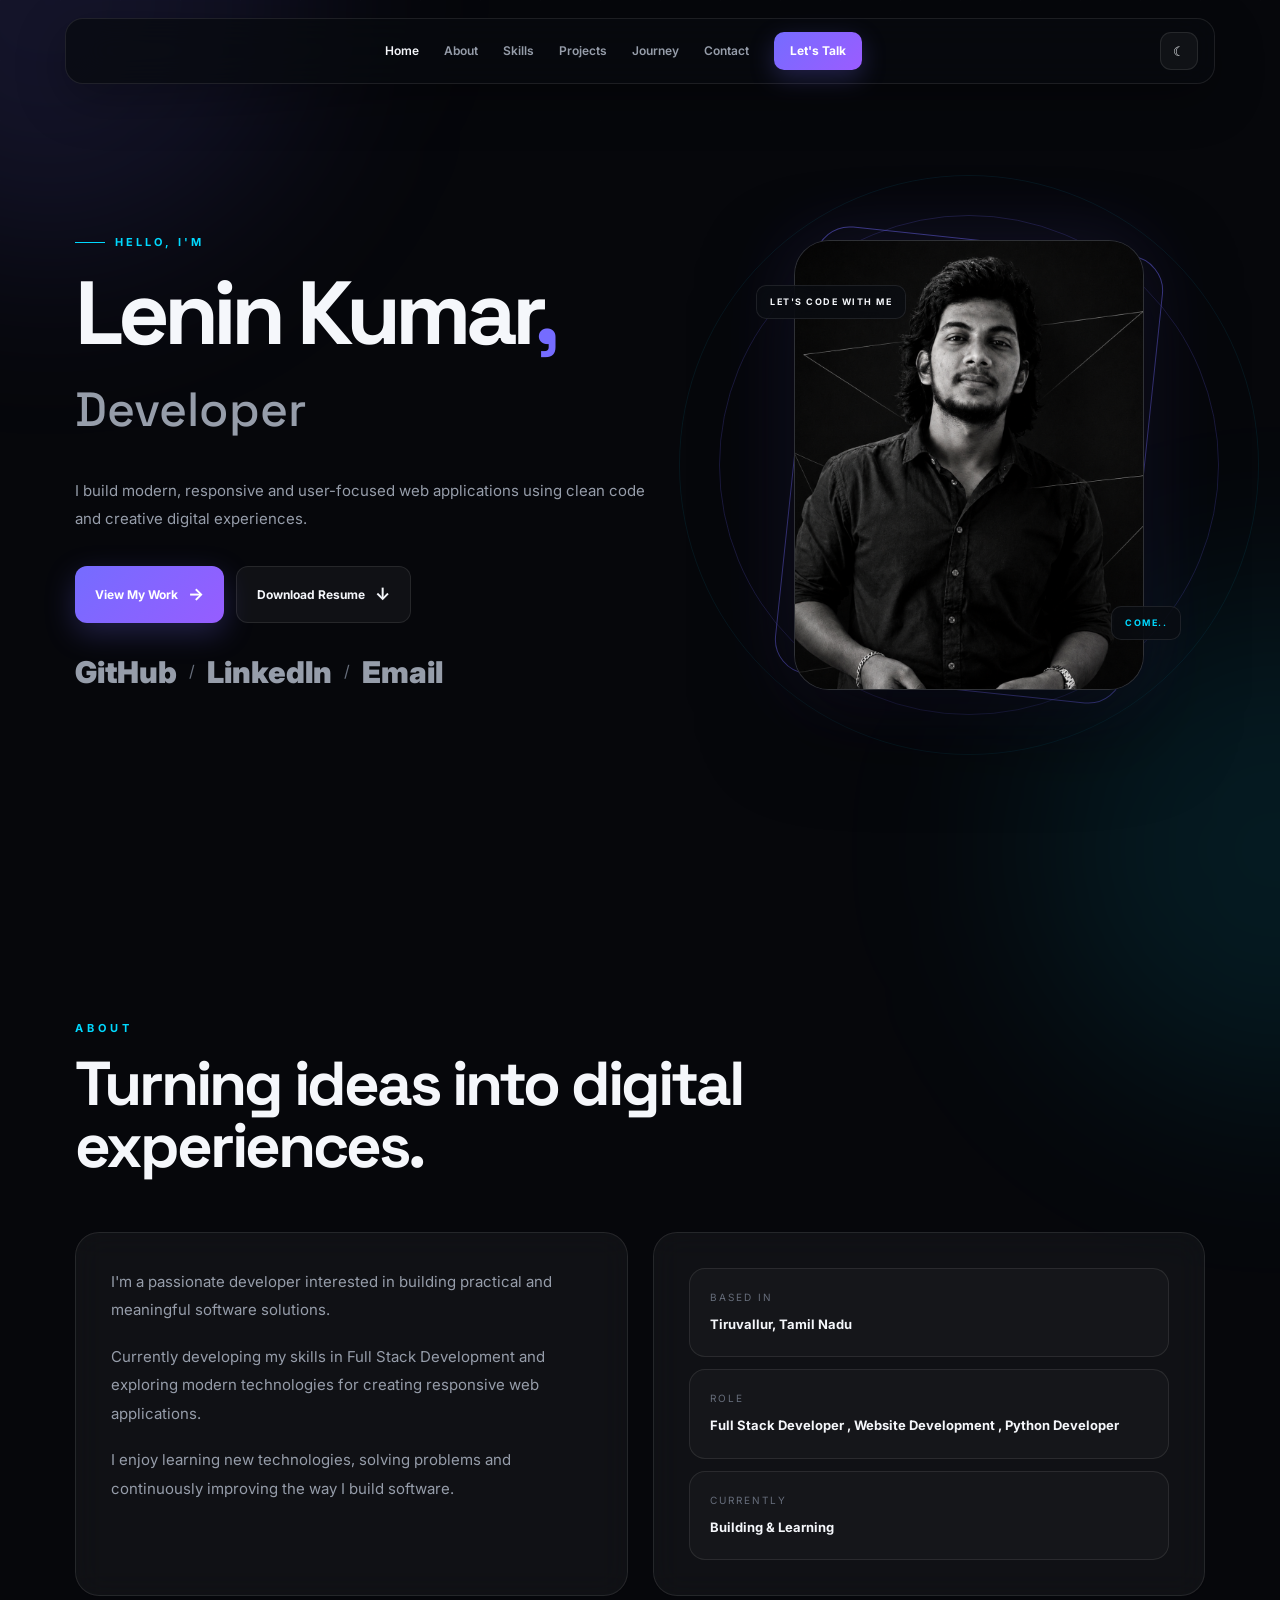
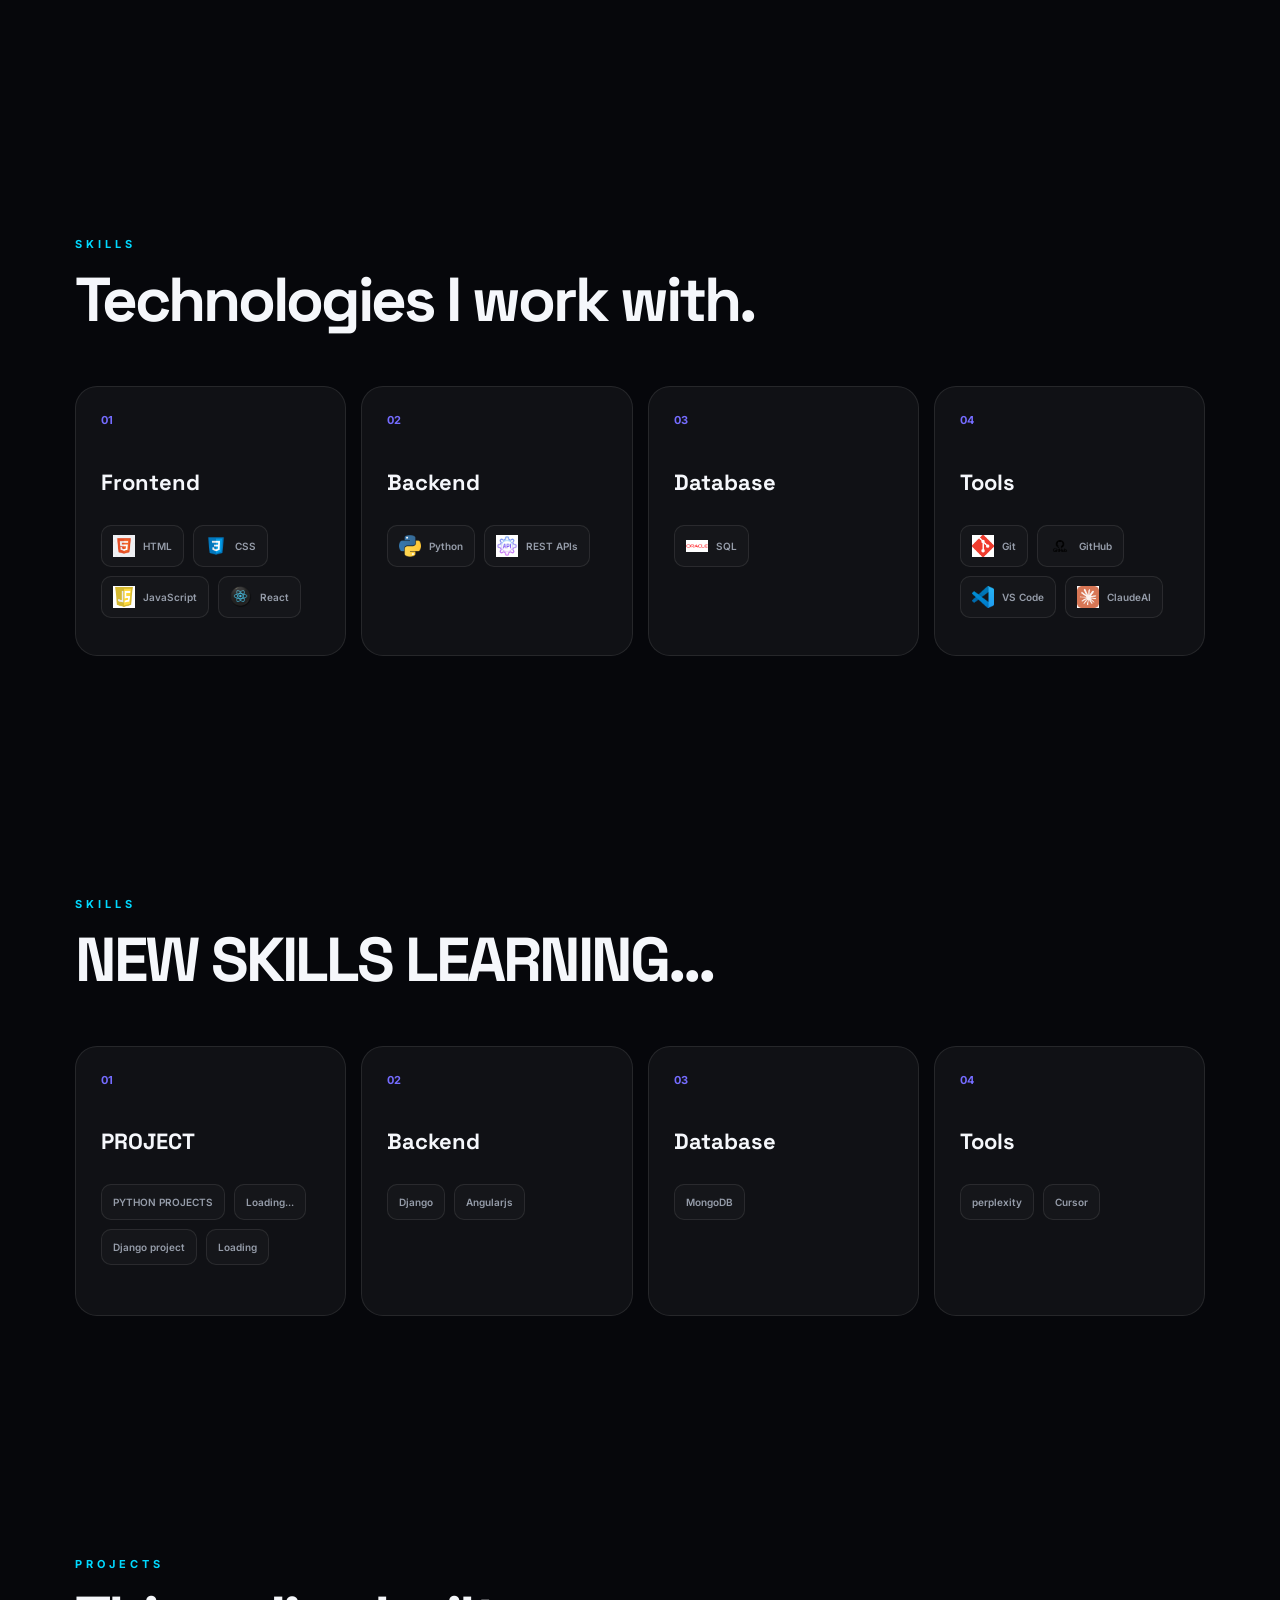
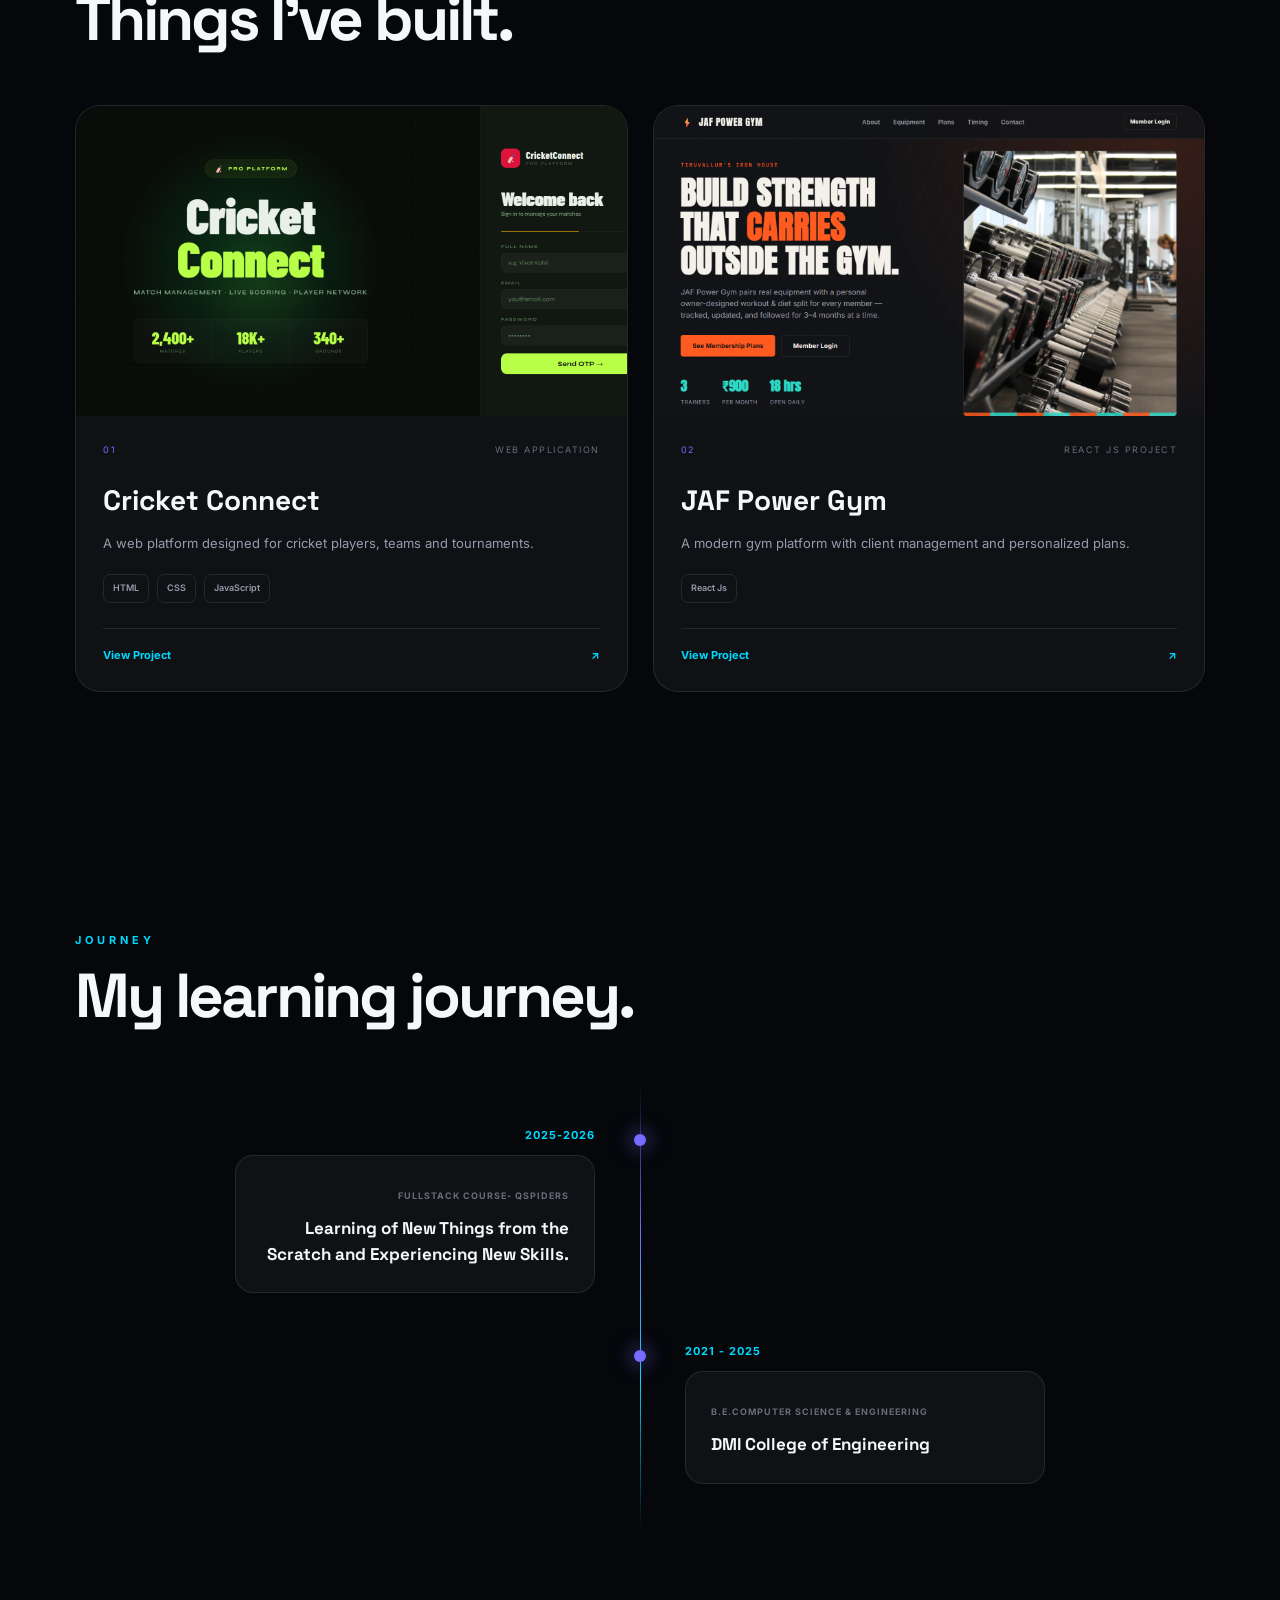
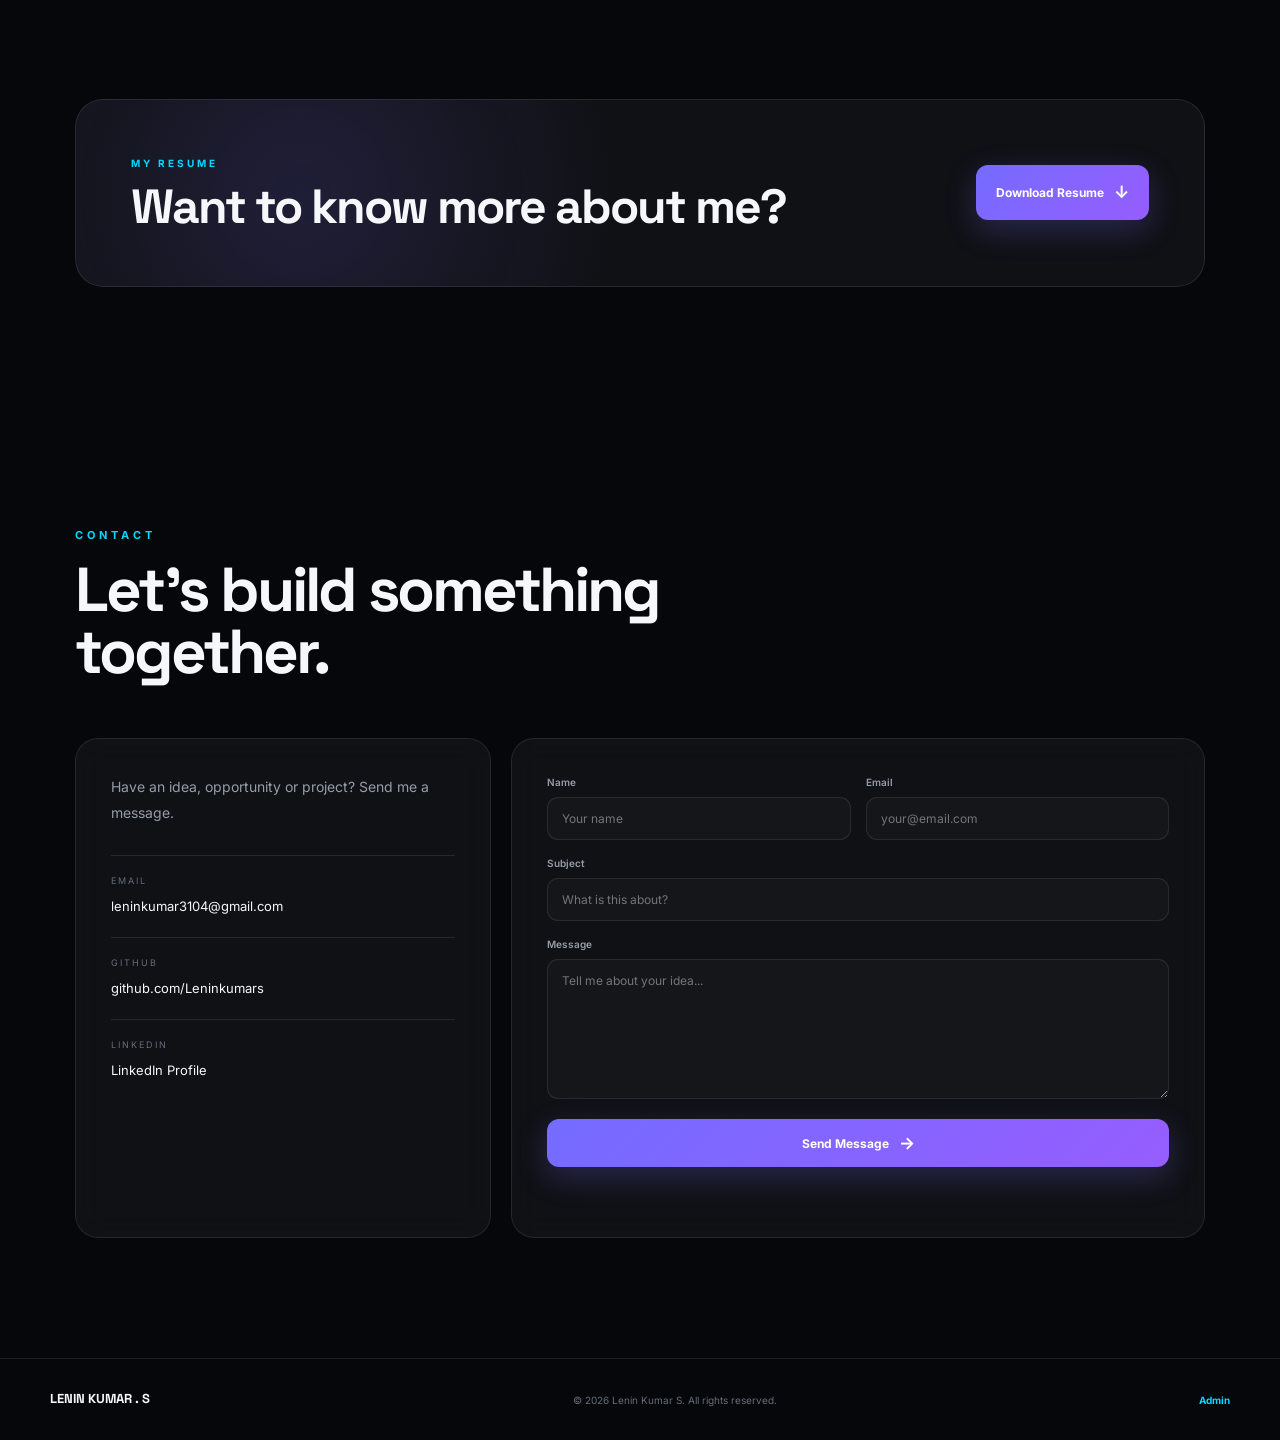
<file: index.html>
<!DOCTYPE html>
<html lang="en">

<head>
    <meta charset="UTF-8">

    <meta name="viewport"
          content="width=device-width, initial-scale=1.0">

    <meta name="description"
          content="Lenin Kumar S - Developer Portfolio">

    <title>Lenin Kumar S | Developer</title>

    

    <link rel="preconnect"
          href="https://fonts.googleapis.com">

    <link rel="preconnect"
          href="https://fonts.gstatic.com"
          crossorigin>

    <link href="https://fonts.googleapis.com/css2?family=Inter:wght@400;500;600;700;800&family=Space+Grotesk:wght@400;500;600;700&display=swap"
          rel="stylesheet">

  <style>
    @import url('https://fonts.googleapis.com/css2?family=Inter:wght@400;500;600;700;800&family=Space+Grotesk:wght@400;500;600;700&display=swap');

:root {
    --bg: #06070b;
    --bg2: #0b0d13;

    --card: rgba(255,255,255,0.045);
    --card-hover: rgba(255,255,255,0.075);

    --text: #f5f7fb;
    --muted: #969daa;
    --muted2: #666d7b;

    --accent: #756cff;
    --accent2: #00d9ff;

    --border: rgba(255,255,255,0.09);

    --max: 1180px;

    --radius: 24px;
}

* {
    margin: 0;
    padding: 0;
    box-sizing: border-box;
}

html {
    scroll-behavior: smooth;
}

body {
    font-family: "Inter", sans-serif;

    background: var(--bg);

    color: var(--text);

    line-height: 1.6;

    overflow-x: hidden;
}

body.light {
    --bg: #f5f7fb;
    --bg2: #ffffff;

    --card: rgba(0,0,0,0.035);
    --card-hover: rgba(0,0,0,0.065);

    --text: #11131a;
    --muted: #5c6370;
    --muted2: #7d8490;

    --border: rgba(0,0,0,0.1);
}

a {
    color: inherit;
    text-decoration: none;
}

button,
input,
textarea {
    font-family: inherit;
}

/* =====================================================
   BACKGROUND
===================================================== */

.bg-grid {
    position: fixed;

    inset: 0;

    pointer-events: none;

    z-index: -5;

    opacity: .25;

    background-image:
        linear-gradient(
            rgba(255,255,255,.025) 1px,
            transparent 1px
        ),
        linear-gradient(
            90deg,
            rgba(255,255,255,.025) 1px,
            transparent 1px
        );

    background-size: 60px 60px;

    mask-image: linear-gradient(
        to bottom,
        black,
        transparent 85%
    );
}

.glow {
    position: fixed;

    width: 500px;
    height: 500px;

    border-radius: 50%;

    filter: blur(100px);

    pointer-events: none;

    z-index: -4;
}

.glow-one {
    top: -250px;
    left: -200px;

    background: rgba(117,108,255,.13);
}

.glow-two {
    right: -250px;
    bottom: -200px;

    background: rgba(0,217,255,.09);
}

/* =====================================================
   NAVBAR
===================================================== */

.navbar {
    position: fixed;

    top: 18px;
    left: 50%;

    transform: translateX(-50%);

    width: min(1150px, calc(100% - 30px));

    z-index: 1000;
}

.nav-container {
    display: flex;

    align-items: center;

    justify-content: space-between;

    padding: 13px 16px 13px 20px;

    border: 1px solid var(--border);

    border-radius: 18px;

    background: rgba(8,10,15,.72);

    backdrop-filter: blur(22px);

    box-shadow:
        0 15px 50px rgba(0,0,0,.3);
}

.light .nav-container {
    background: rgba(255,255,255,.78);
}

.logo {
    font-family: "Space Grotesk", sans-serif;

    font-size: 20px;

    font-weight: 700;

    letter-spacing: -1px;
}

.logo span {
    color: var(--accent2);
}

.nav-menu {
    display: flex;

    align-items: center;

    gap: 25px;
}

.nav-link {
    color: var(--muted);

    font-size: 12px;

    font-weight: 600;

    transition: .3s ease;
}

.nav-link:hover,
.nav-link.active {
    color: var(--text);
}

.nav-talk {
    padding: 9px 16px;

    border-radius: 10px;

    background: linear-gradient(
        135deg,
        var(--accent),
        #9b5cff
    );

    color: white;

    font-size: 12px;

    font-weight: 700;

    box-shadow:
        0 8px 25px rgba(117,108,255,.25);
}

.nav-actions {
    display: flex;

    align-items: center;

    gap: 8px;
}

.theme-toggle,
.menu-btn {
    width: 38px;
    height: 38px;

    border: 1px solid var(--border);

    border-radius: 11px;

    background: var(--card);

    color: var(--text);

    cursor: pointer;

    transition: .3s ease;
}

.theme-toggle:hover,
.menu-btn:hover {
    border-color: var(--accent);

    transform: translateY(-2px);
}

.menu-btn {
    display: none;

    font-size: 17px;
}

/* =====================================================
   GENERAL
===================================================== */

.section {
    max-width: var(--max);

    margin: auto;

    padding: 120px 25px;
}

.container {
    width: 100%;
}

.section-heading {
    max-width: 800px;

    margin-bottom: 55px;
}

.section-heading p {
    color: var(--accent2);

    font-size: 11px;

    letter-spacing: 4px;

    font-weight: 700;

    margin-bottom: 15px;
}

.section-heading h2 {
    font-family: "Space Grotesk", sans-serif;

    font-size: clamp(38px, 5vw, 62px);

    line-height: 1;

    letter-spacing: -3px;
}

/* =====================================================
   HERO
===================================================== */

.hero {
    min-height: 100vh;

    display: flex;

    align-items: center;

    padding-top: 150px;
}

.hero-container {
    width: 100%;

    display: grid;

    grid-template-columns: 1.1fr .9fr;

    align-items: center;

    gap: 80px;
}

.hero-label {
    display: flex;

    align-items: center;

    gap: 10px;

    color: var(--accent2);

    font-size: 11px;

    letter-spacing: 3px;

    font-weight: 700;

    margin-bottom: 22px;
}

.hero-label span {
    width: 30px;
    height: 1px;

    background: var(--accent2);
}

.hero h1 {
    font-family: "Space Grotesk", sans-serif;

    font-size: clamp(55px, 7vw, 95px);

    line-height: .9;

    letter-spacing: -6px;

    margin-bottom: 18px;
}

.hero h1 span {
    color: var(--accent);
}

.hero h2 {
    font-family: "Space Grotesk", sans-serif;

    font-size: clamp(28px, 4vw, 48px);

    font-weight: 500;

    color: var(--muted);

    margin-bottom: 28px;
}

.hero-description {
    max-width: 580px;

    color: var(--muted);

    font-size: 15px;

    line-height: 1.9;

    margin-bottom: 32px;
}

/* =====================================================
   BUTTONS
===================================================== */

.hero-buttons {
    display: flex;

    gap: 12px;

    flex-wrap: wrap;
}

.btn {
    display: inline-flex;

    align-items: center;

    justify-content: center;

    gap: 10px;

    padding: 14px 20px;

    border-radius: 12px;

    font-size: 12px;

    font-weight: 700;

    transition: .35s ease;
}

.btn span {
    font-size: 17px;
}

.btn-primary {
    color: white;

    background: linear-gradient(
        135deg,
        var(--accent),
        #965dff
    );

    box-shadow:
        0 10px 30px rgba(117,108,255,.25);
}

.btn-secondary {
    border: 1px solid var(--border);

    background: var(--card);

    color: var(--text);
}

.btn:hover {
    transform: translateY(-4px);
}

.btn-primary:hover {
    box-shadow:
        0 15px 40px rgba(117,108,255,.4);
}

/* =====================================================
   SOCIAL
===================================================== */

.social-links {
    display: flex;

    align-items: center;

    gap: 12px;

    margin-top: 25px;
}

.social-links a {
    color: var(--muted);

    font-size: 30px;

    font-weight: 1000;

    transition: .3s ease;
}

.social-links a:hover {
    color: var(--accent2);
}

.social-links span {
    color: var(--muted2);
}

/* =====================================================
   HERO IMAGE
===================================================== */

.hero-image-wrapper {
    position: relative;

    display: flex;

    justify-content: center;

    align-items: center;

    min-height: 500px;
}

.hero-image {
    position: relative;

    width: 350px;
    height: 450px;

    overflow: hidden;

    border-radius: 35px;

    z-index: 2;

    background: var(--bg2);

    border: 1px solid rgba(255,255,255,.15);

    box-shadow:
        0 35px 90px rgba(0,0,0,.5),
        0 0 80px rgba(117,108,255,.15);
}

.hero-image img {
    width: 100%;
    height: 100%;

    object-fit: cover;
}

.hero-image-border {
    position: absolute;

    width: 350px;
    height: 450px;

    border-radius: 35px;

    border: 1px solid var(--accent);

    transform: rotate(6deg);

    opacity: .5;
}

.image-orbit {
    position: absolute;

    border: 1px solid rgba(117,108,255,.2);

    border-radius: 50%;
}

.orbit-one {
    width: 500px;
    height: 500px;
}

.orbit-two {
    width: 580px;
    height: 580px;

    border-color: rgba(0,217,255,.08);
}

.floating-tag {
    position: absolute;

    padding: 9px 13px;

    border-radius: 10px;

    background: rgba(10,12,18,.75);

    border: 1px solid var(--border);

    backdrop-filter: blur(12px);

    color: var(--text);

    font-size: 9px;

    letter-spacing: 1.5px;

    font-weight: 700;

    z-index: 4;
}

.tag-one {
    top: 70px;
    left: 5%;
}

.tag-two {
    bottom: 75px;
    right: 5%;

    color: var(--accent2);
}

/* =====================================================
   ABOUT
===================================================== */

.about-grid {
    display: grid;

    grid-template-columns: 1fr 1fr;

    gap: 25px;
}

.about-text,
.about-info {
    padding: 35px;

    border: 1px solid var(--border);

    border-radius: var(--radius);

    background: var(--card);

    backdrop-filter: blur(15px);
}

.about-text p {
    color: var(--muted);

    font-size: 15px;

    line-height: 1.9;

    margin-bottom: 18px;
}

.about-info {
    display: flex;

    flex-direction: column;

    gap: 12px;
}

.info-box {
    padding: 20px;

    border-radius: 16px;

    background: rgba(255,255,255,.025);

    border: 1px solid var(--border);
}

.info-box span {
    display: block;

    color: var(--muted2);

    font-size: 10px;

    letter-spacing: 2px;

    text-transform: uppercase;

    margin-bottom: 6px;
}

.info-box strong {
    color: var(--text);

    font-size: 13px;

    line-height: 1.6;
}

/* =====================================================
   SKILLS
===================================================== */

.skills-grid {
    display: grid;

    grid-template-columns: repeat(4, 1fr);

    gap: 15px;
}

.skill-card {
    min-height: 270px;

    padding: 25px;

    border: 1px solid var(--border);

    border-radius: 22px;

    background: var(--card);

    transition: .4s ease;
}

.skill-card:hover {
    transform: translateY(-8px);

    background: var(--card-hover);

    border-color: rgba(117,108,255,.4);

    box-shadow:
        0 25px 60px rgba(0,0,0,.25);
}

.skill-number {
    color: var(--accent);

    font-size: 11px;

    font-weight: 700;

    margin-bottom: 35px;
}

.skill-card h3 {
    font-family: "Space Grotesk", sans-serif;

    font-size: 22px;

    margin-bottom: 25px;
}

.skill-items {
    display: flex;

    flex-wrap: wrap;

    gap: 9px;
}

.skill-item {
    display: flex;

    align-items: center;

    gap: 8px;

    padding: 9px 11px;

    border: 1px solid var(--border);

    border-radius: 10px;

    background: rgba(255,255,255,.025);

    transition: .3s ease;
}

.skill-item:hover {
    border-color: var(--accent);

    transform: translateY(-2px);
}

.skill-item img {
    width: 22px;
    height: 22px;

    object-fit: contain;
}

.skill-item span {
    font-size: 10px;

    color: var(--muted);

    font-weight: 600;
}

/* =====================================================
   PROJECTS
===================================================== */

.projects-grid {
    display: grid;

    grid-template-columns: repeat(2, 1fr);

    gap: 25px;
}

.project-card {
    overflow: hidden;

    border: 1px solid var(--border);

    border-radius: 25px;

    background: var(--card);

    transition: .45s ease;
}

.project-card:hover {
    transform: translateY(-10px);

    border-color: rgba(117,108,255,.45);

    box-shadow:
        0 30px 80px rgba(0,0,0,.4);
}

.project-image {
    position: relative;

    overflow: hidden;

    height: 310px;

    background: #10121a;
}

.project-image img {
    width: 100%;
    height: 100%;

    object-fit: cover;

    transition: .6s ease;
}

.project-card:hover .project-image img {
    transform: scale(1.07);
}

.project-overlay {
    position: absolute;

    inset: 0;

    display: flex;

    align-items: center;

    justify-content: center;

    background: rgba(5,7,12,.65);

    backdrop-filter: blur(3px);

    color: white;

    font-size: 11px;

    font-weight: 700;

    letter-spacing: 2px;

    opacity: 0;

    transition: .4s ease;
}

.project-card:hover .project-overlay {
    opacity: 1;
}

.project-content {
    padding: 27px;
}

.project-top {
    display: flex;

    justify-content: space-between;

    color: var(--muted2);

    font-size: 9px;

    letter-spacing: 1.5px;

    margin-bottom: 20px;
}

.project-top span:first-child {
    color: var(--accent);
}

.project-content h3 {
    font-family: "Space Grotesk", sans-serif;

    font-size: 28px;

    margin-bottom: 10px;
}

.project-content p {
    color: var(--muted);

    font-size: 13px;

    line-height: 1.7;

    margin-bottom: 20px;
}

.project-tech {
    display: flex;

    gap: 8px;

    flex-wrap: wrap;

    margin-bottom: 25px;
}

.project-tech span {
    padding: 6px 9px;

    border: 1px solid var(--border);

    border-radius: 7px;

    color: var(--muted);

    font-size: 9px;

    font-weight: 600;
}

.project-link {
    display: flex;

    align-items: center;

    justify-content: space-between;

    padding-top: 18px;

    border-top: 1px solid var(--border);

    color: var(--accent2);

    font-size: 11px;

    font-weight: 700;
}

/* =====================================================
   JOURNEY
===================================================== */

.timeline {
    position: relative;

    max-width: 900px;

    margin: auto;

    padding: 20px 0;
}

.timeline::before {
    content: "";

    position: absolute;

    left: 50%;

    top: 0;
    bottom: 0;

    width: 1px;

    background:
        linear-gradient(
            to bottom,
            transparent,
            var(--accent),
            var(--accent2),
            transparent
        );
}

.timeline-item {
    position: relative;

    width: 50%;

    padding: 25px 45px;
}

.timeline-item:nth-child(even) {
    margin-left: 50%;
}

.timeline-item:nth-child(odd) {
    text-align: right;
}

.timeline-dot {
    position: absolute;

    width: 12px;
    height: 12px;

    top: 32px;

    border-radius: 50%;

    background: var(--accent);

    box-shadow:
        0 0 20px var(--accent);
}

.timeline-item:nth-child(odd) .timeline-dot {
    right: -6px;
}

.timeline-item:nth-child(even) .timeline-dot {
    left: -6px;
}

.timeline-year {
    color: var(--accent2);

    font-size: 11px;

    font-weight: 700;

    letter-spacing: 1px;

    margin-bottom: 10px;
}

.timeline-content {
    padding: 25px;

    border: 1px solid var(--border);

    border-radius: 18px;

    background: var(--card);

    transition: .35s ease;
}

.timeline-content:hover {
    transform: translateY(-5px);

    border-color: rgba(117,108,255,.4);
}

.timeline-content span {
    color: var(--muted2);

    font-size: 9px;

    letter-spacing: 1px;

    font-weight: 700;
}

.timeline-content h3 {
    font-family: "Space Grotesk", sans-serif;

    font-size: 17px;

    line-height: 1.5;

    margin-top: 10px;
}

/* =====================================================
   RESUME
===================================================== */

.resume {
    padding-top: 50px;
}

.resume-box {
    display: flex;

    align-items: center;

    justify-content: space-between;

    gap: 30px;

    padding: 55px;

    border: 1px solid var(--border);

    border-radius: 28px;

    background:
        radial-gradient(
            circle at 20% 50%,
            rgba(117,108,255,.15),
            transparent 35%
        ),
        var(--card);
}

.resume-box p {
    color: var(--accent2);

    font-size: 10px;

    letter-spacing: 3px;

    font-weight: 700;

    margin-bottom: 12px;
}

.resume-box h2 {
    font-family: "Space Grotesk", sans-serif;

    font-size: clamp(28px, 4vw, 48px);

    line-height: 1;

    letter-spacing: -2px;
}

/* =====================================================
   CONTACT
===================================================== */

.contact-grid {
    display: grid;

    grid-template-columns: .75fr 1.25fr;

    gap: 20px;
}

.contact-info,
.contact-form {
    padding: 35px;

    border: 1px solid var(--border);

    border-radius: 23px;

    background: var(--card);

    backdrop-filter: blur(15px);
}

.contact-info > p {
    color: var(--muted);

    font-size: 14px;

    line-height: 1.8;

    margin-bottom: 30px;
}

.contact-detail {
    padding: 18px 0;

    border-top: 1px solid var(--border);
}

.contact-detail span {
    display: block;

    color: var(--muted2);

    font-size: 9px;

    letter-spacing: 2px;

    text-transform: uppercase;

    margin-bottom: 5px;
}

.contact-detail a {
    color: var(--text);

    font-size: 13px;

    transition: .3s ease;
}

.contact-detail a:hover {
    color: var(--accent2);
}

.contact-form {
    display: flex;

    flex-direction: column;

    gap: 15px;
}

.form-row {
    display: grid;

    grid-template-columns: 1fr 1fr;

    gap: 15px;
}

.form-group {
    display: flex;

    flex-direction: column;

    gap: 7px;
}

.form-group label {
    color: var(--muted);

    font-size: 10px;

    font-weight: 600;
}

.form-group input,
.form-group textarea {
    width: 100%;

    border: 1px solid var(--border);

    border-radius: 11px;

    outline: none;

    background: rgba(255,255,255,.025);

    color: var(--text);

    padding: 13px 14px;

    font-size: 12px;

    transition: .3s ease;
}

.form-group textarea {
    resize: vertical;

    min-height: 140px;
}

.form-group input:focus,
.form-group textarea:focus {
    border-color: var(--accent);

    box-shadow:
        0 0 0 3px rgba(117,108,255,.08);
}

.submit-btn {
    border: none;

    cursor: pointer;

    margin-top: 5px;
}

.form-status {
    min-height: 20px;

    color: var(--accent2);

    font-size: 11px;
}

/* =====================================================
   FOOTER
===================================================== */

.footer {
    border-top: 1px solid var(--border);

    padding: 30px 20px;
}

.footer-container {
    max-width: var(--max);

    margin: auto;

    display: flex;

    justify-content: space-between;

    align-items: center;

    gap: 20px;
}

.footer-logo {
    font-family: "Space Grotesk", sans-serif;

    font-weight: 700;

    font-size: 13px;
}

.footer-container p {
    color: var(--muted2);

    font-size: 10px;
}

.admin-link {
    color: var(--accent2);

    font-size: 10px;

    font-weight: 700;
}

/* =====================================================
   REVEAL ANIMATION
===================================================== */

.reveal {
    opacity: 0;

    transform: translateY(30px);

    transition:
        opacity .8s ease,
        transform .8s ease;
}

.reveal.show {
    opacity: 1;

    transform: translateY(0);
}

/* =====================================================
   SCROLLBAR
===================================================== */

::-webkit-scrollbar {
    width: 7px;
}

::-webkit-scrollbar-track {
    background: var(--bg);
}

::-webkit-scrollbar-thumb {
    background: #343846;

    border-radius: 10px;
}

::-webkit-scrollbar-thumb:hover {
    background: var(--accent);
}

/* =====================================================
   SELECTION
===================================================== */

::selection {
    background: var(--accent);

    color: white;
}

/* =====================================================
   TABLET
===================================================== */

@media(max-width: 1000px) {

    .nav-menu {
        gap: 15px;
    }

    .hero-container {
        grid-template-columns: 1fr;

        text-align: center;

        gap: 60px;
    }

    .hero-content {
        display: flex;

        flex-direction: column;

        align-items: center;
    }

    .hero-label {
        justify-content: center;
    }

    .hero-description {
        margin-left: auto;
        margin-right: auto;
    }

    .social-links {
        justify-content: center;
    }

    .skills-grid {
        grid-template-columns: repeat(2,1fr);
    }

    .about-grid {
        grid-template-columns: 1fr;
    }

    .contact-grid {
        grid-template-columns: 1fr;
    }
}

/* =====================================================
   MOBILE
===================================================== */

@media(max-width: 700px) {

    .navbar {
        top: 10px;

        width: calc(100% - 20px);
    }

    .nav-menu {
        display: none;

        position: absolute;

        top: 62px;

        left: 0;

        width: 100%;

        flex-direction: column;

        align-items: stretch;

        padding: 10px;

        background: rgba(8,10,15,.96);

        border: 1px solid var(--border);

        border-radius: 17px;

        backdrop-filter: blur(20px);
    }

    .light .nav-menu {
        background: rgba(255,255,255,.96);
    }

    .nav-menu.active {
        display: flex;
    }

    .nav-link {
        padding: 12px;

        text-align: center;

        border-radius: 9px;
    }

    .nav-link:hover {
        background: var(--card);
    }

    .nav-talk {
        text-align: center;

        margin-top: 5px;
    }

    .menu-btn {
        display: block;
    }

    .section {
        padding: 85px 18px;
    }

    .hero {
        padding-top: 145px;
    }

    .hero h1 {
        font-size: 53px;

        letter-spacing: -4px;
    }

    .hero h2 {
        font-size: 30px;
    }

    .hero-description {
        font-size: 13px;
    }

    .hero-image-wrapper {
        min-height: 400px;
    }

    .hero-image,
    .hero-image-border {
        width: 275px;
        height: 360px;
    }

    .orbit-one {
        width: 370px;
        height: 370px;
    }

    .orbit-two {
        width: 430px;
        height: 430px;
    }

    .floating-tag {
        display: none;
    }

    .section-heading h2 {
        font-size: 40px;

        letter-spacing: -2px;
    }

    .skills-grid,
    .projects-grid {
        grid-template-columns: 1fr;
    }

    .skill-card {
        min-height: auto;
    }

    .project-image {
        height: 230px;
    }

    .timeline::before {
        left: 8px;
    }

    .timeline-item,
    .timeline-item:nth-child(even) {
        width: 100%;

        margin-left: 0;

        padding-left: 30px;

        padding-right: 0;

        text-align: left;
    }

    .timeline-item:nth-child(odd) .timeline-dot,
    .timeline-item:nth-child(even) .timeline-dot {
        left: 2px;

        right: auto;
    }

    .resume-box {
        flex-direction: column;

        align-items: flex-start;

        padding: 35px;
    }

    .form-row {
        grid-template-columns: 1fr;
    }

    .footer-container {
        flex-direction: column;

        text-align: center;
    }
}

@media(max-width: 400px) {

    .hero h1 {
        font-size: 45px;
    }

    .hero-buttons {
        width: 100%;

        flex-direction: column;
    }

    .btn {
        width: 100%;
    }

    .hero-image,
    .hero-image-border {
        width: 250px;
        height: 325px;
    }
}
  </style>
</head>

<body>

<!-- =====================================================
     BACKGROUND EFFECTS
===================================================== -->

<div class="bg-grid"></div>
<div class="glow glow-one"></div>
<div class="glow glow-two"></div>

<!-- =====================================================
     NAVBAR
===================================================== -->

<header class="navbar">

    <div class="nav-container">

        <a href="#home" class="logo">
            <span></span>
        </a>

        <nav class="nav-menu" id="navMenu">

            <a href="#home" class="nav-link active">Home</a>

            <a href="#about" class="nav-link">About</a>

            <a href="#skills" class="nav-link">Skills</a>

            <a href="#projects" class="nav-link">Projects</a>

            <a href="#journey" class="nav-link">Journey</a>

            <a href="#contact" class="nav-link">Contact</a>

            <a href="#contact" class="nav-talk">
                Let's Talk
            </a>

        </nav>

        <div class="nav-actions">

            <button class="theme-toggle"
                    id="themeToggle"
                    aria-label="Toggle theme">

                <span id="themeIcon">☾</span>

            </button>

            <button class="menu-btn"
                    id="menuBtn"
                    aria-label="Open menu">

                ☰

            </button>

        </div>

    </div>

</header>


<!-- =====================================================
     MAIN
===================================================== -->

<main>

<!-- =====================================================
     HERO
===================================================== -->

<section class="hero section" id="home">

    <div class="hero-container">

        <div class="hero-content reveal">

            <div class="hero-label">
                <span></span>
                HELLO, I'M
            </div>

            <h1>
                Lenin Kumar<span>,</span>
            </h1>

            <h2>
                Developer
            </h2>

            <p class="hero-description">
                I build modern, responsive and user-focused web applications using clean code and creative digital experiences.
            </p>

            <div class="hero-buttons">

                <a href="#projects"
                   class="btn btn-primary">

                    View My Work
                    <span>→</span>

                </a>

                <a href="assets/Leninresume1.pdf"
                   class="btn btn-secondary"
                   download>

                    Download Resume
                    <span>↓</span>

                </a>

            </div>

            <div class="social-links">

                <a href="https://github.com/Leninkumars"
                   target="_blank"
                   rel="noopener noreferrer">
                    GitHub
                </a>

                <span>/</span>

                <a href="https://www.linkedin.com/in/lenin-kumar-0a979b281/"
                   target="_blank"
                   rel="noopener noreferrer">
                    LinkedIn
                </a>

                <span>/</span>

                <a href="mailto:leninkumar3104@gmail.com">
                    Email
                </a>

            </div>

        </div>


        <div class="hero-image-wrapper reveal">

            <div class="image-orbit orbit-one"></div>
            <div class="image-orbit orbit-two"></div>

            <div class="hero-image-border"></div>

            <div class="hero-image">

                <img
                    src="assets/ChatGPT Image Sep 3, 2026, 04_21_41 PM.png"
                    alt="Lenin Kumar">

            </div>

            <div class="floating-tag tag-one">
                LET'S CODE WITH ME
            </div>

            <div class="floating-tag tag-two">
                COME..
            </div>

        </div>

    </div>

</section>


<!-- =====================================================
     ABOUT
===================================================== -->

<section class="about section" id="about">

    <div class="container">

        <div class="section-heading reveal">

            <p>ABOUT</p>

            <h2>
                Turning ideas into digital experiences.
            </h2>

        </div>


        <div class="about-grid">

            <div class="about-text reveal">

                <p>
                    I'm a passionate developer interested in building practical and meaningful software solutions.
                </p>

                <p>
                    Currently developing my skills in Full Stack Development and exploring modern technologies for creating responsive web applications.
                </p>

                <p>
                    I enjoy learning new technologies, solving problems and continuously improving the way I build software.
                </p>

            </div>


            <div class="about-info reveal">

                <div class="info-box">

                    <span>Based In</span>

                    <strong>
                        Tiruvallur, Tamil Nadu
                    </strong>

                </div>


                <div class="info-box">

                    <span>Role</span>

                    <strong>
                        Full Stack Developer , Website Development , Python Developer
                    </strong>

                </div>


                <div class="info-box">

                    <span>Currently</span>

                    <strong>
                        Building & Learning
                    </strong>

                </div>

            </div>

        </div>

    </div>

</section>


<!-- =====================================================
     SKILLS
===================================================== -->

<section class="skills section" id="skills">

    <div class="container">

        <div class="section-heading reveal">

            <p>SKILLS</p>

            <h2>
                Technologies I work with.
            </h2>

        </div>


        <div class="skills-grid">

            <!-- FRONTEND -->

            <div class="skill-card reveal">

                <div class="skill-number">
                    01
                </div>

                <h3>
                    Frontend
                </h3>

                <div class="skill-items">

                    <div class="skill-item">

                        <img src="./assets/image.png"
                             alt="HTML">

                        <span>
                            HTML
                        </span>

                    </div>


                    <div class="skill-item">

                        <img src="./assets/css3.png"
                             alt="CSS">

                        <span>
                            CSS
                        </span>

                    </div>


                    <div class="skill-item">

                        <img src="./assets/javascript-logo-png_seeklogo-330541.png"
                             alt="JavaScript">

                        <span>
                            JavaScript
                        </span>

                    </div>


                    <div class="skill-item">

                        <img src="./assets/reactjs-badge.png"
                             alt="React">

                        <span>
                            React
                        </span>

                    </div>

                </div>

            </div>


            <!-- BACKEND -->

            <div class="skill-card reveal">

                <div class="skill-number">
                    02
                </div>

                <h3>
                    Backend
                </h3>

                <div class="skill-items">

                    <div class="skill-item">

                        <img src="./assets/python_logo_icon_168886.webp"
                             alt="Python">

                        <span>
                            Python
                        </span>

                    </div>


                    <div class="skill-item">

                        <img src="./assets/images.jpg"
                             alt="REST APIs">

                        <span>
                            REST APIs
                        </span>

                    </div>

                </div>

            </div>


            <!-- DATABASE -->

            <div class="skill-card reveal">

                <div class="skill-number">
                    03
                </div>

                <h3>
                    Database
                </h3>

                <div class="skill-items">

                    <div class="skill-item">

                        <img src="./assets/sql-download.png"
                             alt="SQL">

                        <span>
                            SQL
                        </span>

                    </div>

                </div>

            </div>


            <!-- TOOLS -->

            <div class="skill-card reveal">

                <div class="skill-number">
                    04
                </div>

                <h3>
                    Tools
                </h3>

                <div class="skill-items">

                    <div class="skill-item">

                        <img src="./assets/git-images.png"
                             alt="Git">

                        <span>
                            Git
                        </span>

                    </div>


                    <div class="skill-item">

                        <img src="./assets/GitHub-logo.png"
                             alt="GitHub">

                        <span>
                            GitHub
                        </span>

                    </div>


                    <div class="skill-item">

                        <img src="./assets/Visual_Studio_Code_1.35_icon.svg.webp"
                             alt="VS Code">

                        <span>
                            VS Code
                        </span>

                    </div>
                     <div class="skill-item">

                        <img src="./assets/images.png"
                             alt="GitHub">

                        <span>
                            ClaudeAI
                        </span>

                    </div>

                </div>

            </div>

        </div>

    </div>

</section>

<!-- UPCOMING OR NEW SKILS LEARNING -->
<section class="skills section" id="skills">

    <div class="container">

        <div class="section-heading reveal">

            <p>SKILLS</p>

            <h2>
                NEW SKILLS LEARNING...
            </h2>

        </div>


        <div class="skills-grid">

            <!-- FRONTEND -->

            <div class="skill-card reveal">

                <div class="skill-number">
                    01
                </div>

                <h3>
                    PROJECT
                </h3>

                <div class="skill-items">

                    <div class="skill-item">

                        <!-- <img src="./assets/image.png"
                             alt="HTML"> -->

                        <span>
                            PYTHON PROJECTS
                        </span>

                    </div>


                    <div class="skill-item">

                        <!-- <img src="./assets/css3.png"
                             alt="CSS"> -->

                        <span>
                            Loading...
                        </span>

                    </div>


                    <div class="skill-item">

                        <!-- <img src="./assets/javascript-logo-png_seeklogo-330541.png"
                             alt="JavaScript"> -->

                        <span>
                            Django project
                        </span>

                    </div>


                    <div class="skill-item"> 

                        <!-- <img src="./assets/reactjs-badge.png"
                             alt="React"> -->

                        <span>
                            Loading 
                        </span>

                    </div>

                </div>

            </div>


            <!-- BACKEND -->

            <div class="skill-card reveal">

                <div class="skill-number">
                    02
                </div>

                <h3>
                    Backend
                </h3>

                <div class="skill-items">

                    <div class="skill-item">

                        <!-- <img src="./assets/python_logo_icon_168886.webp"
                             alt="Python"> -->

                        <span>
                            Django
                        </span>

                    </div>


                    <div class="skill-item">

                        <!-- <img src="./assets/images.jpg"
                             alt="REST APIs"> -->

                        <span>
                            Angularjs
                        </span>

                    </div>

                </div>

            </div>


            <!-- DATABASE -->

            <div class="skill-card reveal">

                <div class="skill-number">
                    03
                </div>

                <h3>
                    Database
                </h3>

                <div class="skill-items">

                    <div class="skill-item">

                        <!-- <img src="./assets/sql-download.png"
                             alt="SQL"> -->

                        <span>
                             MongoDB
                        </span>

                    </div>

                </div>

            </div>


            <!-- TOOLS -->

            <div class="skill-card reveal">

                <div class="skill-number">
                    04
                </div>

                <h3>
                    Tools
                </h3>

                <div class="skill-items">

                    <!-- <div class="skill-item">

                        <img src="./assets/git-images.png"
                             alt="Git">

                        <span>
                            Git
                        </span>

                    </div> -->


                    <div class="skill-item">

                        <!-- <img src="./assets/GitHub-logo.png"
                             alt="GitHub"> -->

                        <span>
                            perplexity
                        </span>

                    </div>
                    


                    <div class="skill-item">

                        <!-- <img src="./assets/Visual_Studio_Code_1.35_icon.svg.webp"
                             alt="VS Code"> -->

                        <span>
                            Cursor
                        </span>

                    </div>

                </div>

            </div>

        </div>

    </div>

</section>


<!-- =====================================================
     PROJECTS
===================================================== -->

<section class="projects section" id="projects">

    <div class="container">

        <div class="section-heading reveal">

            <p>PROJECTS</p>

            <h2>
                Things I've built.
            </h2>

        </div>


        <div class="projects-grid">

            <!-- PROJECT 1 -->

            <article class="project-card reveal"
                     data-project="Cricket Connect">

                <div class="project-image">

                    <img
                        src="assets/Screenshot 2026-04-17 222420.png"
                        alt="Cricket Connect">

                    <div class="project-overlay">
                        VIEW PROJECT ↗
                    </div>

                </div>


                <div class="project-content">

                    <div class="project-top">

                        <span>
                            01
                        </span>

                        <span>
                            WEB APPLICATION
                        </span>

                    </div>


                    <h3>
                        Cricket Connect
                    </h3>


                    <p>
                        A web platform designed for cricket players, teams and tournaments.
                    </p>


                    <div class="project-tech">

                        <span>HTML</span>

                        <span>CSS</span>

                        <span>JavaScript</span>

                    </div>


                    <a href="https://github.com/Leninkumars/cricket-connect-app"
                       class="project-link"
                       target="_blank"
                       rel="noopener noreferrer">

                        View Project
                        <span>↗</span>

                    </a>

                </div>

            </article>


            <!-- PROJECT 2 -->

            <article class="project-card reveal"
                     data-project="JAF Power Gym">

                <div class="project-image">

                    <img
                        src="assets/Screenshot 2026-09-02 123155.png"
                        alt="JAF Power Gym">

                    <div class="project-overlay">
                        VIEW PROJECT ↗
                    </div>

                </div>


                <div class="project-content">

                    <div class="project-top">

                        <span>
                            02
                        </span>

                        <span>
                            REACT JS PROJECT
                        </span>

                    </div>


                    <h3>
                        JAF Power Gym
                    </h3>


                    <p>
                        A modern gym platform with client management and personalized plans.
                    </p>


                    <div class="project-tech">

                        <span>React Js</span>

                    </div>


                    <a href="file:///C:/Users/lenin/OneDrive/Desktop/Gym%20Project/index.html"
                       class="project-link">

                        View Project
                        <span>↗</span>

                    </a>

                </div>

            </article>

        </div>

    </div>

</section>


<!-- =====================================================
     JOURNEY
===================================================== -->

<section class="journey section" id="journey">

    <div class="container">

        <div class="section-heading reveal">

            <p>JOURNEY</p>

            <h2>
                My learning journey.
            </h2>

        </div>


        <div class="timeline">


            <div class="timeline-item reveal">

                <div class="timeline-year">
                    2025-2026
                </div>

                <div class="timeline-dot"></div>

                <div class="timeline-content">

                    <span>
                        FULLSTACK COURSE- QSPIDERS
                    </span>

                    <h3>
                        Learning of New Things from the Scratch and Experiencing New Skills.
                    </h3>

                </div>

            </div>


            <div class="timeline-item reveal">

                <div class="timeline-year">
                    2021 - 2025
                </div>

                <div class="timeline-dot"></div>

                <div class="timeline-content">

                    <span>
                        B.E.COMPUTER SCIENCE & ENGINEERING
                    </span>

                    <h3>
                        DMI College of Engineering
                    </h3>

                </div>

            </div>

        </div>

    </div>

</section>


<!-- =====================================================
     RESUME
===================================================== -->

<section class="resume section">

    <div class="container">

        <div class="resume-box reveal">

            <div>

                <p>
                    MY RESUME
                </p>

                <h2>
                    Want to know more about me?
                </h2>

            </div>


            <a href="assets/Leninresume1.pdf"
               class="btn btn-primary"
               download>

                Download Resume
                <span>↓</span>

            </a>

        </div>

    </div>

</section>


<!-- =====================================================
     CONTACT
===================================================== -->

<section class="contact section" id="contact">

    <div class="container">

        <div class="section-heading reveal">

            <p>CONTACT</p>

            <h2>
                Let's build something together.
            </h2>

        </div>


        <div class="contact-grid">


            <div class="contact-info reveal">

                <p>
                    Have an idea, opportunity or project? Send me a message.
                </p>


                <div class="contact-detail">

                    <span>Email</span>

                    <a href="mailto:leninkumar3104@gmail.com">
                        leninkumar3104@gmail.com
                    </a>

                </div>


                <div class="contact-detail">

                    <span>GitHub</span>

                    <a href="https://github.com/Leninkumars"
                       target="_blank"
                       rel="noopener noreferrer">

                        github.com/Leninkumars

                    </a>

                </div>


                <div class="contact-detail">

                    <span>LinkedIn</span>

                    <a href="https://www.linkedin.com/in/lenin-kumar-0a979b281/"
                       target="_blank"
                       rel="noopener noreferrer">

                        LinkedIn Profile

                    </a>

                </div>

            </div>


            <!-- CONTACT FORM -->

            <form class="contact-form reveal"
                  id="contactForm">

                <div class="form-row">

                    <div class="form-group">

                        <label for="name">
                            Name
                        </label>

                        <input
                            type="text"
                            id="name"
                            name="name"
                            placeholder="Your name"
                            required>

                    </div>


                    <div class="form-group">

                        <label for="email">
                            Email
                        </label>

                        <input
                            type="email"
                            id="email"
                            name="email"
                            placeholder="your@email.com"
                            required>

                    </div>

                </div>


                <div class="form-group">

                    <label for="subject">
                        Subject
                    </label>

                    <input
                        type="text"
                        id="subject"
                        name="subject"
                        placeholder="What is this about?"
                        required>

                </div>


                <div class="form-group">

                    <label for="message">
                        Message
                    </label>

                    <textarea
                        id="message"
                        name="message"
                        rows="6"
                        placeholder="Tell me about your idea..."
                        required></textarea>

                </div>


                <button type="submit"
                        class="btn btn-primary submit-btn">

                    Send Message
                    <span>→</span>

                </button>


                <p id="formStatus"
                   class="form-status">
                </p>

            </form>

        </div>

    </div>

</section>

</main>


<!-- =====================================================
     FOOTER
===================================================== -->

<footer class="footer">

    <div class="footer-container">

        <div class="footer-logo">
            LENIN KUMAR . S
        </div>

        <p>
            © 2026 Lenin Kumar S. All rights reserved.
        </p>

        <a href="admin.html"
           class="admin-link">
            Admin
        </a>

    </div>

</footer>


<script>
  
/* =====================================================
   LENIN PORTFOLIO JAVASCRIPT
===================================================== */

document.addEventListener("DOMContentLoaded", () => {

    /* =================================================
       MOBILE MENU
    ================================================= */

    const menuBtn = document.getElementById("menuBtn");
    const navMenu = document.getElementById("navMenu");

    if (menuBtn && navMenu) {

        menuBtn.addEventListener("click", () => {

            navMenu.classList.toggle("active");

            menuBtn.textContent =
                navMenu.classList.contains("active")
                    ? "✕"
                    : "☰";

        });

    }


    /* =================================================
       CLOSE MOBILE MENU
    ================================================= */

    document.querySelectorAll(".nav-link").forEach(link => {

        link.addEventListener("click", () => {

            if (navMenu) {
                navMenu.classList.remove("active");
            }

            if (menuBtn) {
                menuBtn.textContent = "☰";
            }

        });

    });


    /* =================================================
       ACTIVE NAVIGATION
    ================================================= */

    const sections = document.querySelectorAll("section[id]");
    const navLinks = document.querySelectorAll(".nav-link");

    function updateActiveLink() {

        let current = "";

        sections.forEach(section => {

            const sectionTop =
                section.offsetTop - 180;

            if (window.scrollY >= sectionTop) {
                current = section.getAttribute("id");
            }

        });

        navLinks.forEach(link => {

            link.classList.remove("active");

            if (
                link.getAttribute("href") ===
                `#${current}`
            ) {
                link.classList.add("active");
            }

        });

    }

    window.addEventListener(
        "scroll",
        updateActiveLink
    );

    updateActiveLink();


    /* =================================================
       REVEAL ANIMATION
    ================================================= */

    const revealElements =
        document.querySelectorAll(".reveal");

    if ("IntersectionObserver" in window) {

        const revealObserver =
            new IntersectionObserver(
                entries => {

                    entries.forEach(entry => {

                        if (entry.isIntersecting) {

                            entry.target.classList.add("show");

                            revealObserver.unobserve(
                                entry.target
                            );

                        }

                    });

                },
                {
                    threshold: 0.12
                }
            );

        revealElements.forEach(element => {

            revealObserver.observe(element);

        });

    } else {

        revealElements.forEach(element => {
            element.classList.add("show");
        });

    }


    /* =================================================
       THEME TOGGLE
    ================================================= */

    const themeToggle =
        document.getElementById("themeToggle");

    const themeIcon =
        document.getElementById("themeIcon");

    const savedTheme =
        localStorage.getItem("portfolioTheme");

    if (savedTheme === "light") {

        document.body.classList.add("light");

        if (themeIcon) {
            themeIcon.textContent = "☀";
        }

    } else {

        document.body.classList.remove("light");

        if (themeIcon) {
            themeIcon.textContent = "☾";
        }

    }


    if (themeToggle) {

        themeToggle.addEventListener(
            "click",
            () => {

                document.body.classList.toggle("light");

                const isLight =
                    document.body.classList.contains("light");

                localStorage.setItem(
                    "portfolioTheme",
                    isLight
                        ? "light"
                        : "dark"
                );

                if (themeIcon) {

                    themeIcon.textContent =
                        isLight
                            ? "☀"
                            : "☾";

                }

            }
        );

    }


    /* =================================================
       CONTACT FORM
    ================================================= */

    const contactForm =
        document.getElementById("contactForm");

    const formStatus =
        document.getElementById("formStatus");


    if (contactForm) {

        contactForm.addEventListener(
            "submit",
            function (event) {

                /* Stop normal form submission */

                event.preventDefault();


                /* -----------------------------------------
                   GET FORM ELEMENTS
                ----------------------------------------- */

                const nameInput =
                    document.getElementById("name");

                const emailInput =
                    document.getElementById("email");

                const subjectInput =
                    document.getElementById("subject");

                const messageInput =
                    document.getElementById("message");


                /* -----------------------------------------
                   CHECK FORM ELEMENTS
                ----------------------------------------- */

                if (
                    !nameInput ||
                    !emailInput ||
                    !subjectInput ||
                    !messageInput
                ) {

                    console.error(
                        "Contact form fields are missing."
                    );

                    if (formStatus) {

                        formStatus.textContent =
                            "Form configuration error.";

                    }

                    return;
                }


                /* -----------------------------------------
                   GET VALUES
                ----------------------------------------- */

                const name =
                    nameInput.value.trim();

                const email =
                    emailInput.value.trim();

                const subject =
                    subjectInput.value.trim();

                const message =
                    messageInput.value.trim();


                /* -----------------------------------------
                   VALIDATION
                ----------------------------------------- */

                if (
                    !name ||
                    !email ||
                    !subject ||
                    !message
                ) {

                    if (formStatus) {

                        formStatus.textContent =
                            "Please fill all fields.";

                    }

                    return;
                }


                /* -----------------------------------------
                   EMAIL VALIDATION
                ----------------------------------------- */

                const emailPattern =
                    /^[^\s@]+@[^\s@]+\.[^\s@]+$/;

                if (!emailPattern.test(email)) {

                    if (formStatus) {

                        formStatus.textContent =
                            "Please enter a valid email address.";

                    }

                    return;
                }


                /* -----------------------------------------
                   CREATE REQUEST
                ----------------------------------------- */

                const request = {

                    id: Date.now(),

                    name: name,

                    email: email,

                    subject: subject,

                    message: message,

                    date:
                        new Date().toLocaleString(),

                    status: "New"

                };


                /* -----------------------------------------
                   GET OLD REQUESTS
                ----------------------------------------- */

                let requests = [];

                try {

                    const storedRequests =
                        localStorage.getItem(
                            "portfolioContacts"
                        );

                    if (storedRequests) {

                        requests =
                            JSON.parse(
                                storedRequests
                            );

                    }

                    if (!Array.isArray(requests)) {

                        requests = [];

                    }

                } catch (error) {

                    console.error(
                        "Error reading contact data:",
                        error
                    );

                    requests = [];

                }


                /* -----------------------------------------
                   ADD NEW REQUEST
                ----------------------------------------- */

                requests.unshift(request);


                /* -----------------------------------------
                   KEEP ONLY LAST 100
                ----------------------------------------- */

                requests =
                    requests.slice(0, 100);


                /* -----------------------------------------
                   SAVE REQUEST
                ----------------------------------------- */

                try {

                    localStorage.setItem(
                        "portfolioContacts",
                        JSON.stringify(requests)
                    );

                    console.log(
                        "Message saved successfully:",
                        request
                    );

                } catch (error) {

                    console.error(
                        "Error saving contact request:",
                        error
                    );

                    if (formStatus) {

                        formStatus.textContent =
                            "Unable to save message.";

                    }

                    return;

                }


                /* -----------------------------------------
                   SUCCESS MESSAGE
                ----------------------------------------- */

                if (formStatus) {

                    formStatus.textContent =
                        "Message received successfully.";

                }


                /* -----------------------------------------
                   CLEAR FORM
                ----------------------------------------- */

                contactForm.reset();

            }
        );

    }


    /* =================================================
       VISITOR TRACKING
    ================================================= */

    const visitorData = {

        id: Date.now(),

        date:
            new Date().toLocaleString(),

        page:
            window.location.pathname,

        userAgent:
            navigator.userAgent

    };


    let visitors = [];

    try {

        const storedVisitors =
            localStorage.getItem(
                "portfolioVisitors"
            );

        if (storedVisitors) {

            visitors =
                JSON.parse(
                    storedVisitors
                );

        }

        if (!Array.isArray(visitors)) {
            visitors = [];
        }

    } catch (error) {

        console.error(
            "Error reading visitor data:",
            error
        );

        visitors = [];

    }


    visitors.unshift(visitorData);


    /* Keep latest 100 visitors */

    visitors =
        visitors.slice(0, 100);


    try {

        localStorage.setItem(
            "portfolioVisitors",
            JSON.stringify(visitors)
        );

    } catch (error) {

        console.error(
            "Error saving visitor data:",
            error
        );

    }


    /* =================================================
       PROJECT CLICK TRACKING
    ================================================= */

    document
        .querySelectorAll(".project-link")
        .forEach(link => {

            link.addEventListener(
                "click",
                () => {

                    const card =
                        link.closest(
                            ".project-card"
                        );

                    const projectName =
                        card?.dataset.project ||
                        "Unknown Project";


                    const clickData = {

                        project:
                            projectName,

                        date:
                            new Date().toLocaleString()

                    };


                    let projectClicks = [];

                    try {

                        const storedClicks =
                            localStorage.getItem(
                                "portfolioProjectClicks"
                            );

                        if (storedClicks) {

                            projectClicks =
                                JSON.parse(
                                    storedClicks
                                );

                        }

                        if (
                            !Array.isArray(
                                projectClicks
                            )
                        ) {

                            projectClicks = [];

                        }

                    } catch (error) {

                        console.error(
                            "Error reading project clicks:",
                            error
                        );

                        projectClicks = [];

                    }


                    projectClicks.unshift(
                        clickData
                    );


                    /* Keep latest 100 clicks */

                    projectClicks =
                        projectClicks.slice(
                            0,
                            100
                        );


                    try {

                        localStorage.setItem(
                            "portfolioProjectClicks",
                            JSON.stringify(
                                projectClicks
                            )
                        );

                    } catch (error) {

                        console.error(
                            "Error saving project click:",
                            error
                        );

                    }

                }
            );

        });


    /* =================================================
       SYNC THEME FROM OTHER TAB
    ================================================= */

    window.addEventListener(
        "storage",
        event => {

            if (
                event.key ===
                "portfolioTheme"
            ) {

                if (event.newValue === "light") {

                    document.body.classList.add(
                        "light"
                    );

                    if (themeIcon) {
                        themeIcon.textContent =
                            "☀";
                    }

                } else {

                    document.body.classList.remove(
                        "light"
                    );

                    if (themeIcon) {
                        themeIcon.textContent =
                            "☾";
                    }

                }

            }

        }
    );

});

</script>

</body>
</html>
</file>
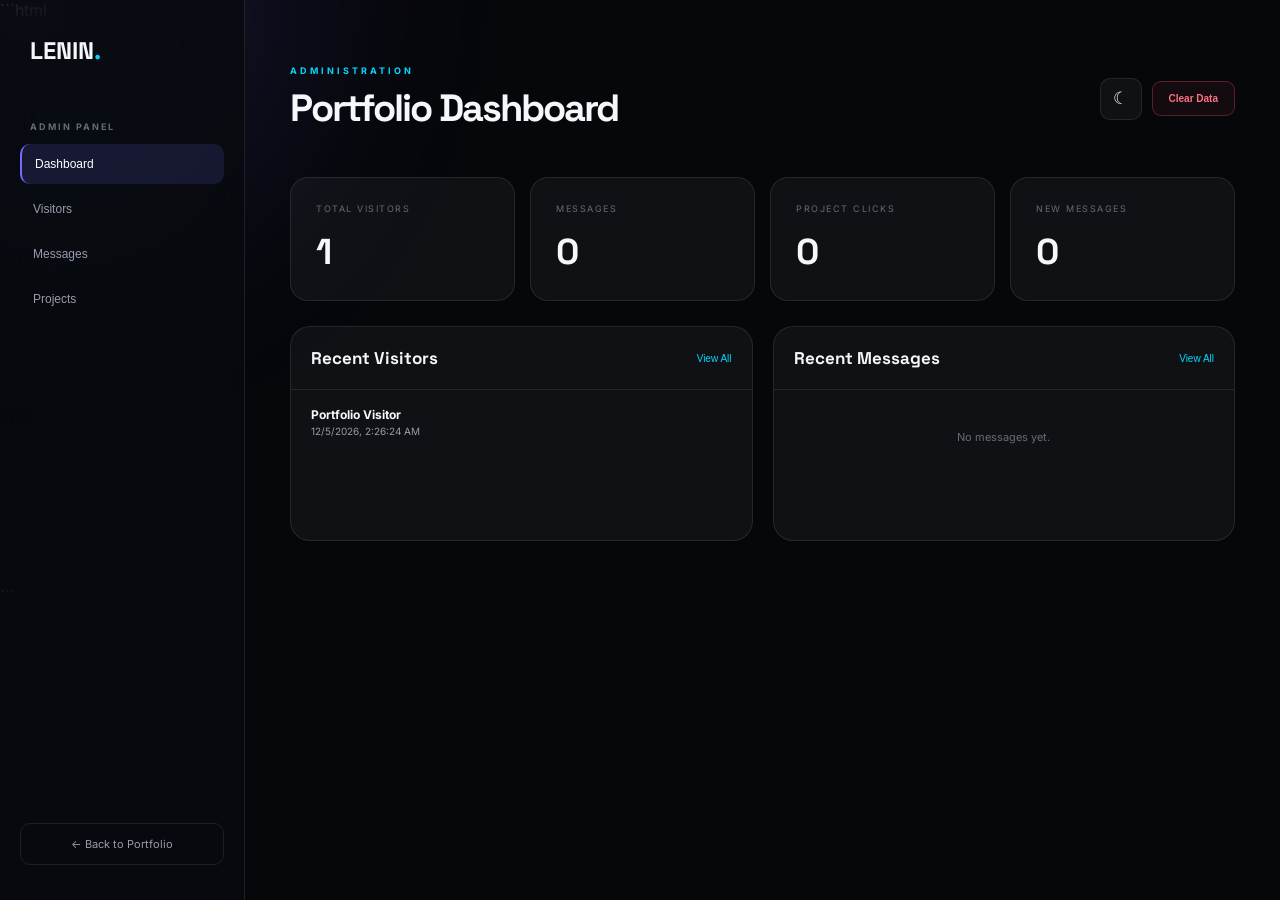
<file: admin.html>
```html
<!DOCTYPE html>
<html lang="en">

<head>

    <meta charset="UTF-8">

    <meta name="viewport"
          content="width=device-width, initial-scale=1.0">

    <title>Admin | Lenin Kumar</title>


    <link rel="preconnect"
          href="https://fonts.googleapis.com">

    <link rel="preconnect"
          href="https://fonts.gstatic.com"
          crossorigin>

    <link href="https://fonts.googleapis.com/css2?family=Inter:wght@400;500;600;700;800&family=Space+Grotesk:wght@400;500;600;700&display=swap"
          rel="stylesheet">

  <style>
    
/* =====================================================
   LENIN PORTFOLIO ADMIN
   DARK + LIGHT THEME
===================================================== */


:root {

    --bg: #06070b;

    --card: rgba(255,255,255,.045);

    --text: #f5f7fb;

    --muted: #969daa;

    --muted2: #656b78;

    --accent: #756cff;

    --accent2: #00d9ff;

    --border: rgba(255,255,255,.09);

    --sidebar-bg: rgba(8,10,15,.82);

    --danger: #ff7080;

}


/* =====================================================
   LIGHT THEME
===================================================== */

body.light {

    --bg: #f4f6fa;

    --card: rgba(255,255,255,.85);

    --text: #11131a;

    --muted: #626875;

    --muted2: #8b909c;

    --border: rgba(20,25,35,.10);

    --sidebar-bg: rgba(255,255,255,.9);

}


/* =====================================================
   RESET
===================================================== */

* {

    margin: 0;

    padding: 0;

    box-sizing: border-box;

}


body {

    font-family:
        "Inter",
        sans-serif;

    background:
        var(--bg);

    color:
        var(--text);

    min-height:
        100vh;

    transition:
        background .3s ease,
        color .3s ease;

}


/* =====================================================
   BACKGROUND
===================================================== */

.admin-background {

    position: fixed;

    width: 500px;

    height: 500px;

    top: -250px;

    left: -200px;

    border-radius: 50%;

    background:
        rgba(117,108,255,.12);

    filter:
        blur(100px);

    z-index: -1;

}


/* =====================================================
   SIDEBAR
===================================================== */

.sidebar {

    position: fixed;

    left: 0;

    top: 0;

    bottom: 0;

    width: 245px;

    padding: 35px 20px;

    border-right:
        1px solid var(--border);

    background:
        var(--sidebar-bg);

    backdrop-filter:
        blur(20px);

    display: flex;

    flex-direction: column;

    transition:
        background .3s ease,
        border .3s ease;

}


.admin-logo {

    font-family:
        "Space Grotesk",
        sans-serif;

    font-size: 24px;

    font-weight: 700;

    margin-bottom: 55px;

    padding-left: 10px;

}


.admin-logo span {

    color:
        var(--accent2);

}


.admin-label {

    color:
        var(--muted2);

    font-size: 9px;

    letter-spacing: 2px;

    font-weight: 700;

    padding-left: 10px;

    margin-bottom: 12px;

}


/* =====================================================
   NAVIGATION
===================================================== */

.sidebar nav {

    display: flex;

    flex-direction: column;

    gap: 5px;

}


.side-link {

    width: 100%;

    border: none;

    background: transparent;

    color:
        var(--muted);

    text-align: left;

    padding: 13px;

    border-radius: 10px;

    cursor: pointer;

    font-size: 12px;

    transition: .3s ease;

}


.side-link:hover {

    color:
        var(--text);

    background:
        rgba(117,108,255,.10);

    transform:
        translateX(3px);

}


.side-link.active {

    color: white;

    background:
        rgba(117,108,255,.14);

    border-left:
        2px solid var(--accent);

}


/* =====================================================
   BACK TO PORTFOLIO
===================================================== */

.back-site {

    margin-top: auto;

    padding: 13px;

    border:
        1px solid var(--border);

    border-radius: 10px;

    text-align: center;

    color:
        var(--muted);

    font-size: 11px;

    text-decoration: none;

    transition: .3s ease;

}


.back-site:hover {

    color:
        var(--text);

    border-color:
        var(--accent);

}


/* =====================================================
   MAIN
===================================================== */

.admin-main {

    margin-left: 245px;

    padding: 45px;

    max-width: 1500px;

}


/* =====================================================
   HEADER
===================================================== */

.admin-header {

    display: flex;

    justify-content:
        space-between;

    align-items:
        center;

    margin-bottom: 45px;

}


.admin-header p,
.section-title p {

    color:
        var(--accent2);

    font-size: 9px;

    letter-spacing: 3px;

    font-weight: 700;

    margin-bottom: 8px;

}


.admin-header h1 {

    font-family:
        "Space Grotesk",
        sans-serif;

    font-size: 38px;

    letter-spacing: -2px;

}


/* =====================================================
   HEADER ACTIONS
===================================================== */

.header-actions {

    display: flex;

    align-items: center;

    gap: 10px;

}


/* =====================================================
   THEME BUTTON
===================================================== */

.theme-toggle {

    width: 42px;

    height: 42px;

    border:
        1px solid var(--border);

    border-radius: 10px;

    background:
        var(--card);

    color:
        var(--text);

    cursor: pointer;

    font-size: 17px;

    display: flex;

    align-items: center;

    justify-content: center;

    transition: .3s ease;

}


.theme-toggle:hover {

    border-color:
        var(--accent);

    transform:
        translateY(-2px);

}


/* =====================================================
   CLEAR BUTTON
===================================================== */

.danger-btn {

    border:
        1px solid rgba(255,80,100,.3);

    background:
        rgba(255,80,100,.06);

    color:
        var(--danger);

    padding:
        11px 16px;

    border-radius:
        9px;

    cursor:
        pointer;

    font-size:
        10px;

    font-weight:
        700;

}


.danger-btn:hover {

    background:
        rgba(255,80,100,.12);

}


/* =====================================================
   SECTIONS
===================================================== */

.admin-section {

    display: none;

    animation:
        fadeSection .3s ease;

}


.admin-section.active {

    display: block;

}


@keyframes fadeSection {

    from {

        opacity: 0;

        transform:
            translateY(8px);

    }

    to {

        opacity: 1;

        transform:
            translateY(0);

    }

}


.section-title {

    margin-bottom: 30px;

}


.section-title h2 {

    font-family:
        "Space Grotesk",
        sans-serif;

    font-size: 35px;

    letter-spacing: -2px;

}


/* =====================================================
   STATS
===================================================== */

.stats-grid {

    display: grid;

    grid-template-columns:
        repeat(4,1fr);

    gap: 15px;

    margin-bottom: 25px;

}


.stat-card {

    padding: 25px;

    border:
        1px solid var(--border);

    border-radius: 18px;

    background:
        var(--card);

    transition: .3s ease;

}


.stat-card:hover {

    transform:
        translateY(-5px);

    border-color:
        rgba(117,108,255,.35);

}


.stat-card span {

    display: block;

    color:
        var(--muted2);

    font-size: 9px;

    letter-spacing: 1.5px;

    margin-bottom: 15px;

}


.stat-card strong {

    font-family:
        "Space Grotesk",
        sans-serif;

    font-size: 36px;

    color:
        var(--text);

}


/* =====================================================
   DASHBOARD
===================================================== */

.dashboard-grid {

    display: grid;

    grid-template-columns:
        1fr 1fr;

    gap: 20px;

}


.panel {

    border:
        1px solid var(--border);

    border-radius: 20px;

    background:
        var(--card);

    overflow: hidden;

}


.panel-header {

    display: flex;

    justify-content:
        space-between;

    align-items:
        center;

    padding: 20px;

    border-bottom:
        1px solid var(--border);

}


.panel-header h2 {

    font-family:
        "Space Grotesk",
        sans-serif;

    font-size: 17px;

}


.panel-header button {

    border: none;

    background: transparent;

    color:
        var(--accent2);

    cursor: pointer;

    font-size: 10px;

}


/* =====================================================
   DATA
===================================================== */

.data-list {

    min-height: 150px;

}


.data-item {

    padding:
        17px 20px;

    border-bottom:
        1px solid var(--border);

}


.data-item:last-child {

    border-bottom:
        none;

}


.data-item strong {

    display: block;

    font-size: 12px;

    margin-bottom: 3px;

}


.data-item span {

    color:
        var(--muted);

    font-size: 10px;

}


.empty {

    padding:
        40px 20px;

    text-align:
        center;

    color:
        var(--muted2);

    font-size:
        11px;

}


/* =====================================================
   TABLE
===================================================== */

.table-wrapper {

    overflow-x:
        auto;

    border:
        1px solid var(--border);

    border-radius:
        18px;

    background:
        var(--card);

}


table {

    width:
        100%;

    border-collapse:
        collapse;

    min-width:
        600px;

}


th {

    color:
        var(--muted2);

    font-size:
        9px;

    letter-spacing:
        1px;

    text-align:
        left;

    padding:
        17px;

    border-bottom:
        1px solid var(--border);

}


td {

    padding:
        17px;

    font-size:
        11px;

    color:
        var(--muted);

    border-bottom:
        1px solid var(--border);

}


tr:last-child td {

    border-bottom:
        none;

}


/* =====================================================
   MESSAGES
===================================================== */

.message-container {

    display:
        grid;

    gap:
        15px;

}


.message-card {

    padding:
        25px;

    border:
        1px solid var(--border);

    border-radius:
        18px;

    background:
        var(--card);

    transition:
        .3s ease;

}


.message-card:hover {

    border-color:
        rgba(117,108,255,.35);

    transform:
        translateY(-2px);

}


.message-header {

    display:
        flex;

    justify-content:
        space-between;

    gap:
        15px;

    margin-bottom:
        15px;

}


.message-header h3 {

    font-family:
        "Space Grotesk",
        sans-serif;

    font-size:
        17px;

}


.message-date {

    color:
        var(--muted2);

    font-size:
        9px;

}


.message-meta {

    color:
        var(--accent2);

    font-size:
        10px;

    margin-bottom:
        12px;

    line-height:
        1.7;

}


.message-body {

    color:
        var(--muted);

    font-size:
        12px;

    line-height:
        1.8;

}


.message-status {

    display:
        inline-block;

    margin-top:
        15px;

    padding:
        5px 8px;

    border-radius:
        6px;

    background:
        rgba(0,217,255,.08);

    color:
        var(--accent2);

    font-size:
        8px;

    font-weight:
        700;

}


/* =====================================================
   MOBILE
===================================================== */

@media(max-width:900px) {

    .sidebar {

        position:
            relative;

        width:
            100%;

        height:
            auto;

        padding:
            20px;

        border-right:
            none;

        border-bottom:
            1px solid var(--border);

    }


    .admin-logo {

        margin-bottom:
            20px;

    }


    .sidebar nav {

        flex-direction:
            row;

        overflow-x:
            auto;

    }


    .side-link {

        white-space:
            nowrap;

        width:
            auto;

    }


    .back-site {

        margin-top:
            15px;

    }


    .admin-main {

        margin-left:
            0;

        padding:
            25px 18px;

    }


    .stats-grid {

        grid-template-columns:
            repeat(2,1fr);

    }


    .dashboard-grid {

        grid-template-columns:
            1fr;

    }

}


@media(max-width:600px) {

    .admin-header {

        align-items:
            flex-start;

        flex-direction:
            column;

        gap:
            20px;

    }


    .header-actions {

        width:
            100%;

        justify-content:
            flex-end;

    }


    .admin-header h1 {

        font-size:
            30px;

    }

}


@media(max-width:500px) {

    .stats-grid {

        grid-template-columns:
            1fr;

    }


    .admin-main {

        padding:
            22px 14px;

    }


    .message-header {

        flex-direction:
            column;

    }

}


  </style>
</head>


<body>

<div class="admin-background"></div>


<!-- =====================================================
     SIDEBAR
===================================================== -->

<aside class="sidebar">

    <div class="admin-logo">
        LENIN<span>.</span>
    </div>

    <p class="admin-label">
        ADMIN PANEL
    </p>


    <nav>

        <button class="side-link active"
                data-section="dashboard">
            Dashboard
        </button>


        <button class="side-link"
                data-section="visitors">
            Visitors
        </button>


        <button class="side-link"
                data-section="messages">
            Messages
        </button>


        <button class="side-link"
                data-section="projects">
            Projects
        </button>

    </nav>


    <a href="index.html"
       class="back-site">

        ← Back to Portfolio

    </a>

</aside>



<!-- =====================================================
     MAIN
===================================================== -->

<main class="admin-main">


    <!-- =================================================
         HEADER
    ================================================= -->

    <header class="admin-header">

        <div>

            <p>
                ADMINISTRATION
            </p>

            <h1>
                Portfolio Dashboard
            </h1>

        </div>


        <div class="header-actions">

            <!-- THEME -->

            <button id="themeToggle"
                    class="theme-toggle"
                    title="Change Theme">

                <span id="themeIcon">
                    ☾
                </span>

            </button>


            <!-- CLEAR -->

            <button id="clearData"
                    class="danger-btn">

                Clear Data

            </button>

        </div>

    </header>



    <!-- =================================================
         DASHBOARD
    ================================================= -->

    <section id="dashboard"
             class="admin-section active">


        <div class="stats-grid">


            <div class="stat-card">

                <span>
                    TOTAL VISITORS
                </span>

                <strong id="visitorCount">
                    0
                </strong>

            </div>



            <div class="stat-card">

                <span>
                    MESSAGES
                </span>

                <strong id="messageCount">
                    0
                </strong>

            </div>



            <div class="stat-card">

                <span>
                    PROJECT CLICKS
                </span>

                <strong id="projectClickCount">
                    0
                </strong>

            </div>



            <div class="stat-card">

                <span>
                    NEW MESSAGES
                </span>

                <strong id="newMessageCount">
                    0
                </strong>

            </div>


        </div>



        <div class="dashboard-grid">


            <!-- RECENT VISITORS -->

            <div class="panel">

                <div class="panel-header">

                    <h2>
                        Recent Visitors
                    </h2>

                    <button data-open="visitors">
                        View All
                    </button>

                </div>


                <div id="recentVisitors"
                     class="data-list">

                </div>

            </div>



            <!-- RECENT MESSAGES -->

            <div class="panel">

                <div class="panel-header">

                    <h2>
                        Recent Messages
                    </h2>

                    <button data-open="messages">
                        View All
                    </button>

                </div>


                <div id="recentMessages"
                     class="data-list">

                </div>

            </div>


        </div>

    </section>



    <!-- =================================================
         VISITORS
    ================================================= -->

    <section id="visitors"
             class="admin-section">


        <div class="section-title">

            <p>
                ANALYTICS
            </p>

            <h2>
                Visitors
            </h2>

        </div>


        <div class="table-wrapper">

            <table>

                <thead>

                    <tr>

                        <th>
                            #
                        </th>

                        <th>
                            Date
                        </th>

                        <th>
                            Page
                        </th>

                        <th>
                            Browser
                        </th>

                    </tr>

                </thead>


                <tbody id="visitorTable">

                </tbody>

            </table>

        </div>

    </section>



    <!-- =================================================
         MESSAGES
    ================================================= -->

    <section id="messages"
             class="admin-section">


        <div class="section-title">

            <p>
                CONTACT REQUESTS
            </p>

            <h2>
                Messages
            </h2>

        </div>


        <div id="messageContainer"
             class="message-container">

        </div>

    </section>



    <!-- =================================================
         PROJECTS
    ================================================= -->

    <section id="projects"
             class="admin-section">


        <div class="section-title">

            <p>
                PROJECT ANALYTICS
            </p>

            <h2>
                Project Clicks
            </h2>

        </div>


        <div class="table-wrapper">

            <table>

                <thead>

                    <tr>

                        <th>
                            #
                        </th>

                        <th>
                            Project
                        </th>

                        <th>
                            Date
                        </th>

                    </tr>

                </thead>


                <tbody id="projectTable">

                </tbody>

            </table>

        </div>

    </section>


</main>



<script>
  
/* =====================================================
   LENIN PORTFOLIO ADMIN DASHBOARD
===================================================== */

document.addEventListener("DOMContentLoaded", () => {


    /* =================================================
       STORAGE
    ================================================= */

    function getStorage(key) {

        try {

            return JSON.parse(
                localStorage.getItem(key)
            ) || [];

        } catch (error) {

            console.error(
                "Storage Error:",
                error
            );

            return [];

        }

    }


    function getVisitors() {

        return getStorage(
            "portfolioVisitors"
        );

    }


    function getMessages() {

        return getStorage(
            "portfolioContacts"
        );

    }


    function getProjectClicks() {

        return getStorage(
            "portfolioProjectClicks"
        );

    }



    /* =================================================
       ELEMENTS
    ================================================= */

    const visitorCount =
        document.getElementById(
            "visitorCount"
        );


    const messageCount =
        document.getElementById(
            "messageCount"
        );


    const projectClickCount =
        document.getElementById(
            "projectClickCount"
        );


    const newMessageCount =
        document.getElementById(
            "newMessageCount"
        );



    /* =================================================
       STATISTICS
    ================================================= */

    function updateStats() {

        const visitors =
            getVisitors();


        const messages =
            getMessages();


        const projectClicks =
            getProjectClicks();


        visitorCount.textContent =
            visitors.length;


        messageCount.textContent =
            messages.length;


        projectClickCount.textContent =
            projectClicks.length;


        newMessageCount.textContent =
            messages.filter(
                message =>
                    message.status === "New"
            ).length;

    }



    /* =================================================
       RECENT VISITORS
    ================================================= */

    function renderRecentVisitors() {

        const container =
            document.getElementById(
                "recentVisitors"
            );


        const visitors =
            getVisitors().slice(0, 5);


        if (!visitors.length) {

            container.innerHTML = `
                <div class="empty">
                    No visitors yet.
                </div>
            `;

            return;

        }


        container.innerHTML =
            visitors.map(
                visitor => `

                    <div class="data-item">

                        <strong>
                            Portfolio Visitor
                        </strong>

                        <span>
                            ${escapeHTML(
                                visitor.date
                            )}
                        </span>

                    </div>

                `
            ).join("");

    }



    /* =================================================
       RECENT MESSAGES
    ================================================= */

    function renderRecentMessages() {

        const container =
            document.getElementById(
                "recentMessages"
            );


        const messages =
            getMessages().slice(0, 5);


        if (!messages.length) {

            container.innerHTML = `
                <div class="empty">
                    No messages yet.
                </div>
            `;

            return;

        }


        container.innerHTML =
            messages.map(
                message => `

                    <div class="data-item">

                        <strong>
                            ${escapeHTML(
                                message.name
                            )}
                        </strong>

                        <span>
                            ${escapeHTML(
                                message.subject
                            )}
                        </span>

                    </div>

                `
            ).join("");

    }



    /* =================================================
       VISITOR TABLE
    ================================================= */

    function renderVisitorTable() {

        const table =
            document.getElementById(
                "visitorTable"
            );


        const visitors =
            getVisitors();


        if (!visitors.length) {

            table.innerHTML = `
                <tr>

                    <td colspan="4">
                        No visitor data available.
                    </td>

                </tr>
            `;

            return;

        }


        table.innerHTML =
            visitors.map(
                (visitor, index) => `

                    <tr>

                        <td>
                            ${index + 1}
                        </td>

                        <td>
                            ${escapeHTML(
                                visitor.date
                            )}
                        </td>

                        <td>
                            ${escapeHTML(
                                visitor.page
                            )}
                        </td>

                        <td>
                            ${getBrowser(
                                visitor.userAgent
                            )}
                        </td>

                    </tr>

                `
            ).join("");

    }



    /* =================================================
       MESSAGES
    ================================================= */

    function renderMessages() {

        const container =
            document.getElementById(
                "messageContainer"
            );


        const messages =
            getMessages();


        if (!messages.length) {

            container.innerHTML = `
                <div class="empty">
                    No contact requests yet.
                </div>
            `;

            return;

        }


        container.innerHTML =
            messages.map(
                message => `

                    <article
                        class="message-card">

                        <div
                            class="message-header">

                            <h3>
                                ${escapeHTML(
                                    message.name
                                )}
                            </h3>

                            <span
                                class="message-date">

                                ${escapeHTML(
                                    message.date
                                )}

                            </span>

                        </div>


                        <div
                            class="message-meta">

                            ${escapeHTML(
                                message.email
                            )}

                            <br>

                            ${escapeHTML(
                                message.subject
                            )}

                        </div>


                        <p
                            class="message-body">

                            ${escapeHTML(
                                message.message
                            )}

                        </p>


                        <span
                            class="message-status">

                            ${escapeHTML(
                                message.status
                            )}

                        </span>

                    </article>

                `
            ).join("");

    }



    /* =================================================
       PROJECT TABLE
    ================================================= */

    function renderProjectTable() {

        const table =
            document.getElementById(
                "projectTable"
            );


        const clicks =
            getProjectClicks();


        if (!clicks.length) {

            table.innerHTML = `
                <tr>

                    <td colspan="3">
                        No project clicks yet.
                    </td>

                </tr>
            `;

            return;

        }


        table.innerHTML =
            clicks.map(
                (click, index) => `

                    <tr>

                        <td>
                            ${index + 1}
                        </td>

                        <td>
                            ${escapeHTML(
                                click.project
                            )}
                        </td>

                        <td>
                            ${escapeHTML(
                                click.date
                            )}
                        </td>

                    </tr>

                `
            ).join("");

    }



    /* =================================================
       BROWSER
    ================================================= */

    function getBrowser(userAgent) {

        if (!userAgent) {

            return "Unknown";

        }


        /* Edge FIRST */

        if (
            userAgent.includes("Edg")
        ) {

            return "Edge";

        }


        if (
            userAgent.includes("Chrome")
        ) {

            return "Chrome";

        }


        if (
            userAgent.includes("Firefox")
        ) {

            return "Firefox";

        }


        if (
            userAgent.includes("Safari")
        ) {

            return "Safari";

        }


        return "Other";

    }



    /* =================================================
       SECURITY
    ================================================= */

    function escapeHTML(value) {

        if (
            value === null ||
            value === undefined
        ) {

            return "";

        }


        return String(value)

            .replaceAll(
                "&",
                "&amp;"
            )

            .replaceAll(
                "<",
                "&lt;"
            )

            .replaceAll(
                ">",
                "&gt;"
            )

            .replaceAll(
                '"',
                "&quot;"
            )

            .replaceAll(
                "'",
                "&#039;"
            );

    }



    /* =================================================
       SIDEBAR
    ================================================= */

    const sideLinks =
        document.querySelectorAll(
            ".side-link"
        );


    const sections =
        document.querySelectorAll(
            ".admin-section"
        );


    function openSection(sectionId) {

        sections.forEach(
            section => {

                section.classList.toggle(
                    "active",
                    section.id === sectionId
                );

            }
        );


        sideLinks.forEach(
            link => {

                link.classList.toggle(
                    "active",
                    link.dataset.section ===
                    sectionId
                );

            }
        );

    }


    sideLinks.forEach(
        link => {

            link.addEventListener(
                "click",
                () => {

                    openSection(
                        link.dataset.section
                    );

                }
            );

        }
    );



    /* =================================================
       VIEW ALL
    ================================================= */

    document.querySelectorAll(
        "[data-open]"
    ).forEach(
        button => {

            button.addEventListener(
                "click",
                () => {

                    openSection(
                        button.dataset.open
                    );

                }
            );

        }
    );



    /* =================================================
       CLEAR DATA
    ================================================= */

    const clearData =
        document.getElementById(
            "clearData"
        );


    if (clearData) {

        clearData.addEventListener(
            "click",
            () => {

                const confirmDelete =
                    confirm(
                        "Are you sure you want to delete all portfolio tracking data?"
                    );


                if (!confirmDelete) {

                    return;

                }


                localStorage.removeItem(
                    "portfolioVisitors"
                );


                localStorage.removeItem(
                    "portfolioContacts"
                );


                localStorage.removeItem(
                    "portfolioProjectClicks"
                );


                loadDashboard();

            }
        );

    }



    /* =================================================
       THEME
    ================================================= */

    const themeToggle =
        document.getElementById(
            "themeToggle"
        );


    const themeIcon =
        document.getElementById(
            "themeIcon"
        );


    function applyTheme(theme) {

        if (theme === "light") {

            document.body.classList.add(
                "light"
            );


            if (themeIcon) {

                themeIcon.textContent =
                    "☀";

            }

        } else {

            document.body.classList.remove(
                "light"
            );


            if (themeIcon) {

                themeIcon.textContent =
                    "☾";

            }

        }

    }


    const savedTheme =
        localStorage.getItem(
            "portfolioTheme"
        );


    applyTheme(
        savedTheme || "dark"
    );


    if (themeToggle) {

        themeToggle.addEventListener(
            "click",
            () => {

                const isLight =
                    document.body.classList.contains(
                        "light"
                    );


                const newTheme =
                    isLight
                        ? "dark"
                        : "light";


                localStorage.setItem(
                    "portfolioTheme",
                    newTheme
                );


                applyTheme(
                    newTheme
                );

            }
        );

    }



    /* =================================================
       LIVE DATA UPDATE
    ================================================= */

    window.addEventListener(
        "storage",
        event => {

            if (
                event.key ===
                "portfolioContacts" ||

                event.key ===
                "portfolioVisitors" ||

                event.key ===
                "portfolioProjectClicks"
            ) {

                loadDashboard();

            }


            if (
                event.key ===
                "portfolioTheme"
            ) {

                applyTheme(
                    event.newValue || "dark"
                );

            }

        }
    );



    /* =================================================
       LOAD DASHBOARD
    ================================================= */

    function loadDashboard() {

        updateStats();

        renderRecentVisitors();

        renderRecentMessages();

        renderVisitorTable();

        renderMessages();

        renderProjectTable();

    }



    /* =================================================
       INITIAL LOAD
    ================================================= */

    loadDashboard();

});


</script>
</body>

</html>
```
</file>
